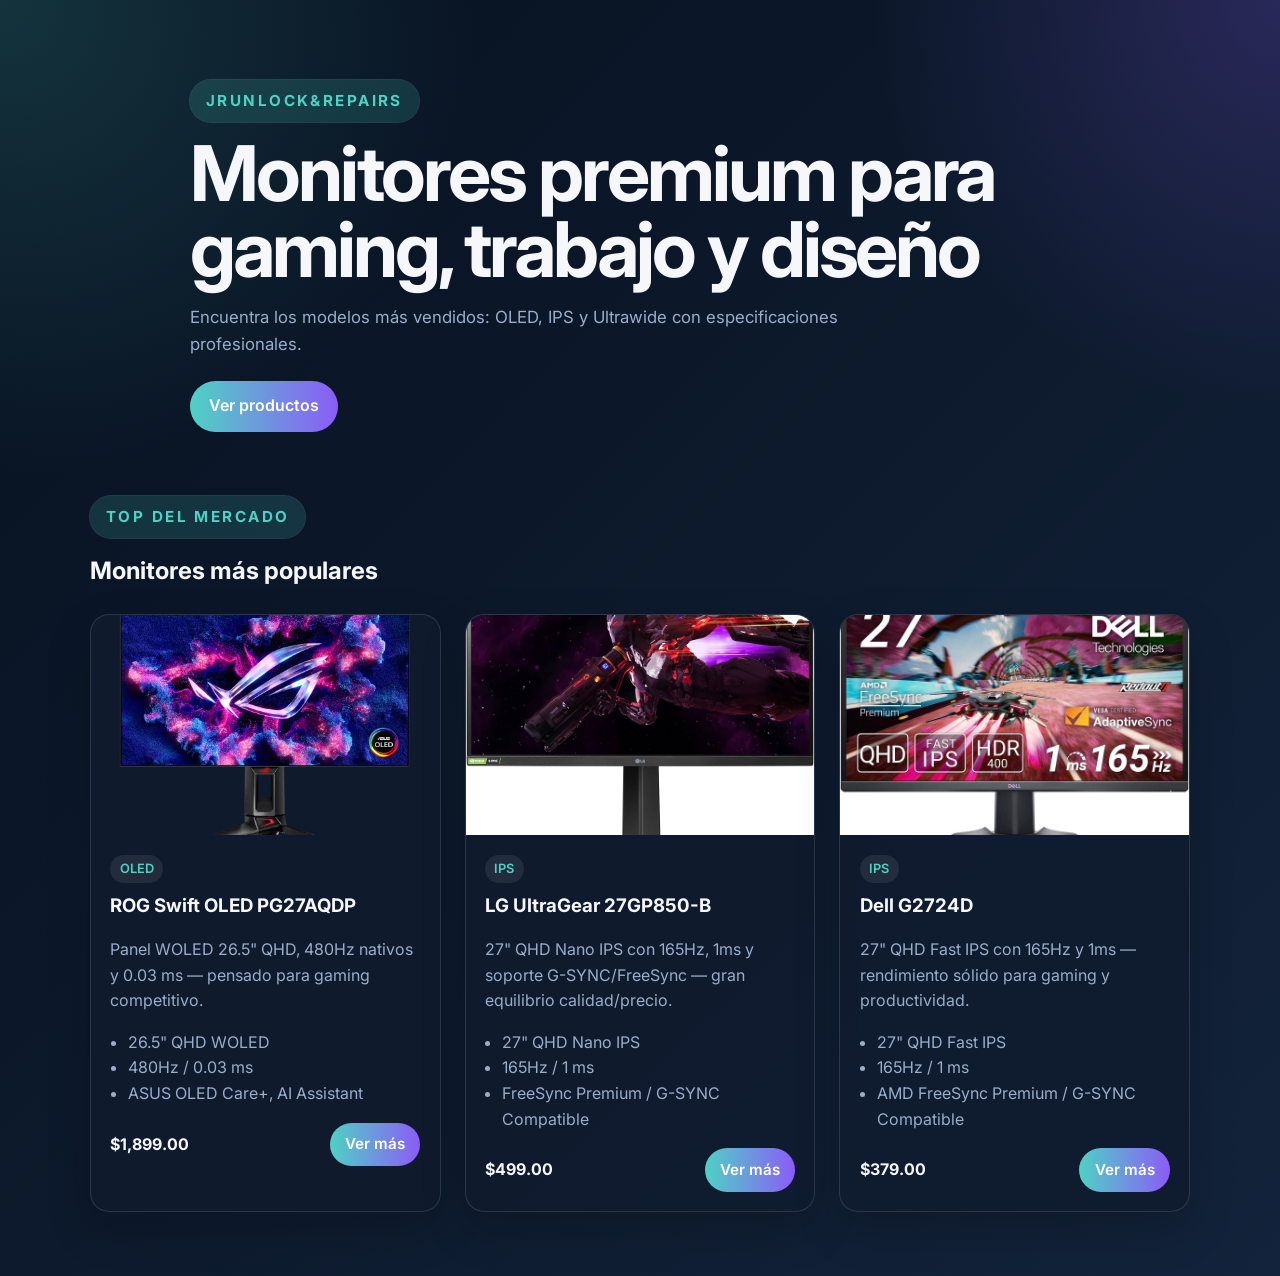
<file: index.html>
<!DOCTYPE html>
<html lang="es">
  <head>
    <meta charset="UTF-8" />
    <meta name="viewport" content="width=device-width, initial-scale=1.0" />
    <title>JRUNLOCK&REPAIRS | Catálogo de Monitores</title>
    <meta
      name="description"
      content="Catálogo de ventas de monitores OLED e IPS con características destacadas, imágenes y precios."
    />
    <link rel="preconnect" href="https://fonts.googleapis.com" />
    <link rel="preconnect" href="https://fonts.gstatic.com" crossorigin />
    <link
      href="https://fonts.googleapis.com/css2?family=Inter:wght@400;500;600;700&display=swap"
      rel="stylesheet"
    />
    <link rel="stylesheet" href="styles.css" />
  </head>
  <body>
    <header class="hero">
      <div class="hero__content">
        <p class="eyebrow">JRUNLOCK&REPAIRS</p>
        <h1>Monitores premium para gaming, trabajo y diseño</h1>
        <p class="hero__lead">Encuentra los modelos más vendidos: OLED, IPS y Ultrawide con especificaciones profesionales.</p>
        <a class="button" href="#productos">Ver productos</a>
      </div>
    </header>

    <main id="productos">
      <section class="section-title">
        <p class="eyebrow">Top del mercado</p>
        <h2>Monitores más populares</h2>
      </section>

      <section class="catalog">
        <article class="card">
          <a href="product-pages/rog-pg27aqdp.html" class="product-link">
            <img src="assets/monitor-1.jpg" alt="ROG Swift OLED PG27AQDP" />
          </a>
          <div class="card__body">
            <span class="tag">OLED</span>
            <h3><a class="product-link" href="product-pages/rog-pg27aqdp.html">ROG Swift OLED PG27AQDP</a></h3>
            <p>Panel WOLED 26.5" QHD, 480Hz nativos y 0.03 ms — pensado para gaming competitivo.</p>
            <ul>
              <li>26.5" QHD WOLED</li>
              <li>480Hz / 0.03 ms</li>
              <li>ASUS OLED Care+, AI Assistant</li>
            </ul>
            <div class="card__footer">
              <strong>$1,899.00</strong>
              <a href="product-pages/rog-pg27aqdp.html" class="button button--small">Ver más</a>
            </div>
          </div>
        </article>

        <article class="card">
          <a href="product-pages/lg-27gp850.html" class="product-link">
            <img src="assets/monitor-2.jpg" alt="LG UltraGear 27GP850-B" class="product-img--lg" />
          </a>
          <div class="card__body">
            <span class="tag">IPS</span>
            <h3><a class="product-link" href="product-pages/lg-27gp850.html">LG UltraGear 27GP850-B</a></h3>
            <p>27" QHD Nano IPS con 165Hz, 1ms y soporte G-SYNC/FreeSync — gran equilibrio calidad/precio.</p>
            <ul>
              <li>27" QHD Nano IPS</li>
              <li>165Hz / 1 ms</li>
              <li>FreeSync Premium / G-SYNC Compatible</li>
            </ul>
            <div class="card__footer">
              <strong>$499.00</strong>
              <a href="product-pages/lg-27gp850.html" class="button button--small">Ver más</a>
            </div>
          </div>
        </article>

        <article class="card">
          <a href="product-pages/dell-g2724d.html" class="product-link">
            <img src="assets/monitor-3.jpg" alt="Dell G2724D" />
          </a>
          <div class="card__body">
            <span class="tag">IPS</span>
            <h3><a class="product-link" href="product-pages/dell-g2724d.html">Dell G2724D</a></h3>
            <p>27" QHD Fast IPS con 165Hz y 1ms — rendimiento sólido para gaming y productividad.</p>
            <ul>
              <li>27" QHD Fast IPS</li>
              <li>165Hz / 1 ms</li>
              <li>AMD FreeSync Premium / G-SYNC Compatible</li>
            </ul>
            <div class="card__footer">
              <strong>$379.00</strong>
              <a href="product-pages/dell-g2724d.html" class="button button--small">Ver más</a>
            </div>
          </div>
        </article>
      </section>
    </main>
  </body>
</html>
</file>
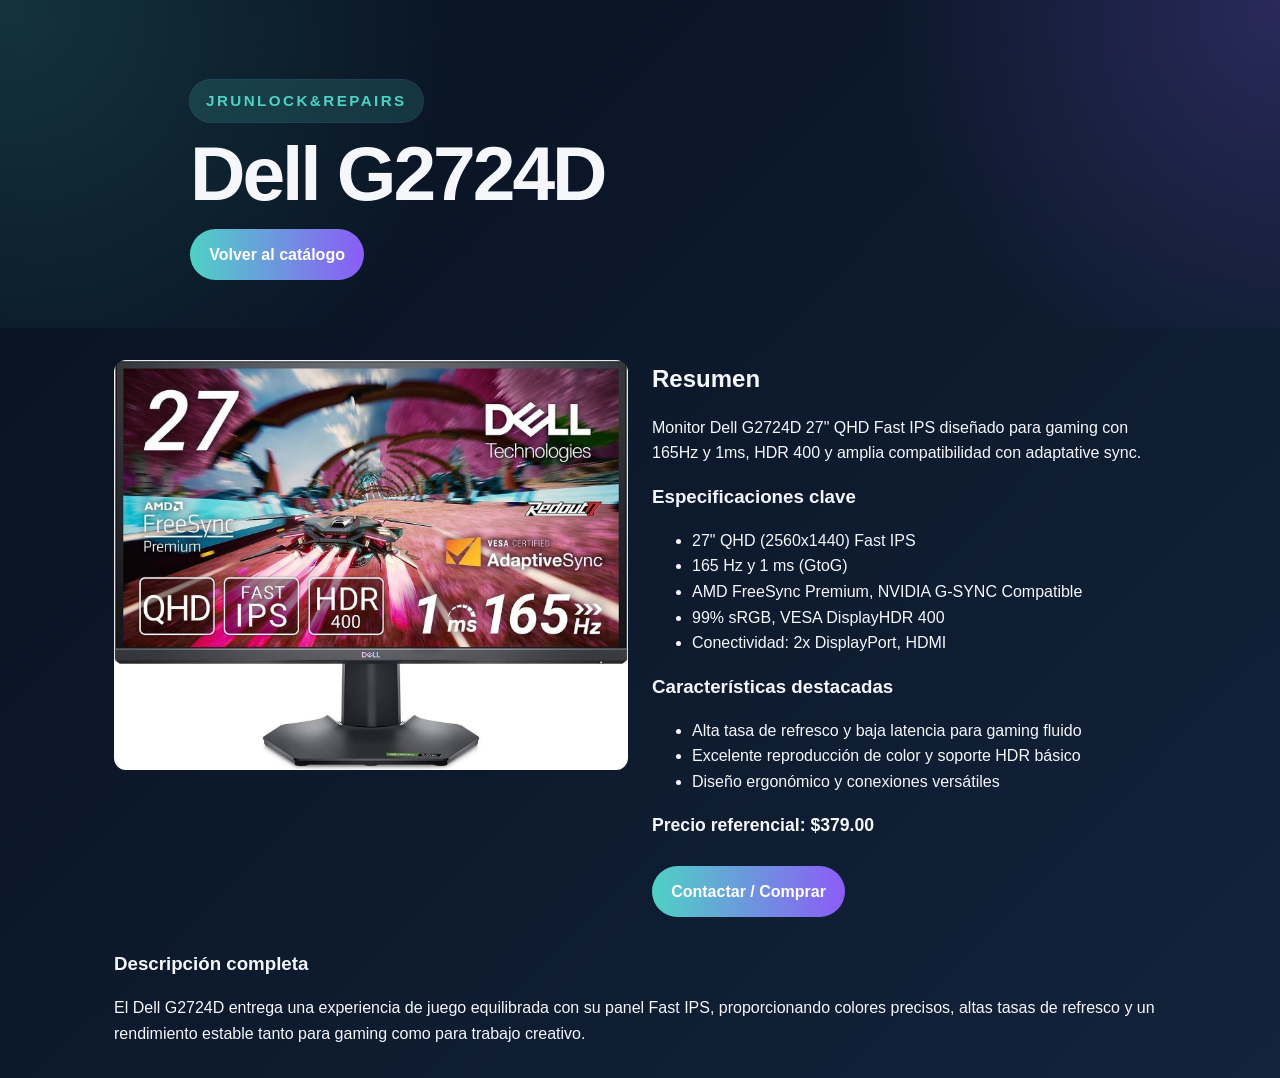
<file: product-pages/dell-g2724d.html>
<!DOCTYPE html>
<html lang="es">
  <head>
    <meta charset="utf-8" />
    <meta name="viewport" content="width=device-width,initial-scale=1" />
    <title>Dell G2724D — JRUNLOCK&REPAIRS</title>
    <link rel="stylesheet" href="../styles.css" />
  </head>
  <body>
    <header class="hero">
      <div class="hero__content">
        <p class="eyebrow">JRUNLOCK&REPAIRS</p>
        <h1>Dell G2724D</h1>
        <a class="button" href="../index.html">Volver al catálogo</a>
      </div>
    </header>

    <main style="max-width:1100px;margin:2rem auto;padding:0 1.5rem;">
      <section style="display:grid;grid-template-columns:1fr 1fr;gap:1.5rem;align-items:start;">
        <div>
          <img src="../assets/monitor-3.jpg" alt="Dell G2724D" style="width:100%;border-radius:12px;object-fit:contain;" />
        </div>
        <div>
          <h2>Resumen</h2>
          <p>
            Monitor Dell G2724D 27" QHD Fast IPS diseñado para gaming con 165Hz y 1ms, HDR 400 y amplia compatibilidad con adaptative sync.
          </p>

          <h3>Especificaciones clave</h3>
          <ul>
            <li>27" QHD (2560x1440) Fast IPS</li>
            <li>165 Hz y 1 ms (GtoG)</li>
            <li>AMD FreeSync Premium, NVIDIA G-SYNC Compatible</li>
            <li>99% sRGB, VESA DisplayHDR 400</li>
            <li>Conectividad: 2x DisplayPort, HDMI</li>
          </ul>

          <h3>Características destacadas</h3>
          <ul>
            <li>Alta tasa de refresco y baja latencia para gaming fluido</li>
            <li>Excelente reproducción de color y soporte HDR básico</li>
            <li>Diseño ergonómico y conexiones versátiles</li>
          </ul>

          <p style="font-weight:700;font-size:1.1rem;margin-top:1rem;">Precio referencial: $379.00</p>

          <a class="button" href="#" style="margin-top:0.6rem;display:inline-block;">Contactar / Comprar</a>
        </div>
      </section>

      <section style="margin-top:2rem;">
        <h3>Descripción completa</h3>
        <p>
          El Dell G2724D entrega una experiencia de juego equilibrada con su panel Fast IPS, proporcionando colores precisos, altas tasas de refresco y un rendimiento estable tanto para gaming como para trabajo creativo.
        </p>
      </section>

    </main>
  </body>
</html>
</file>
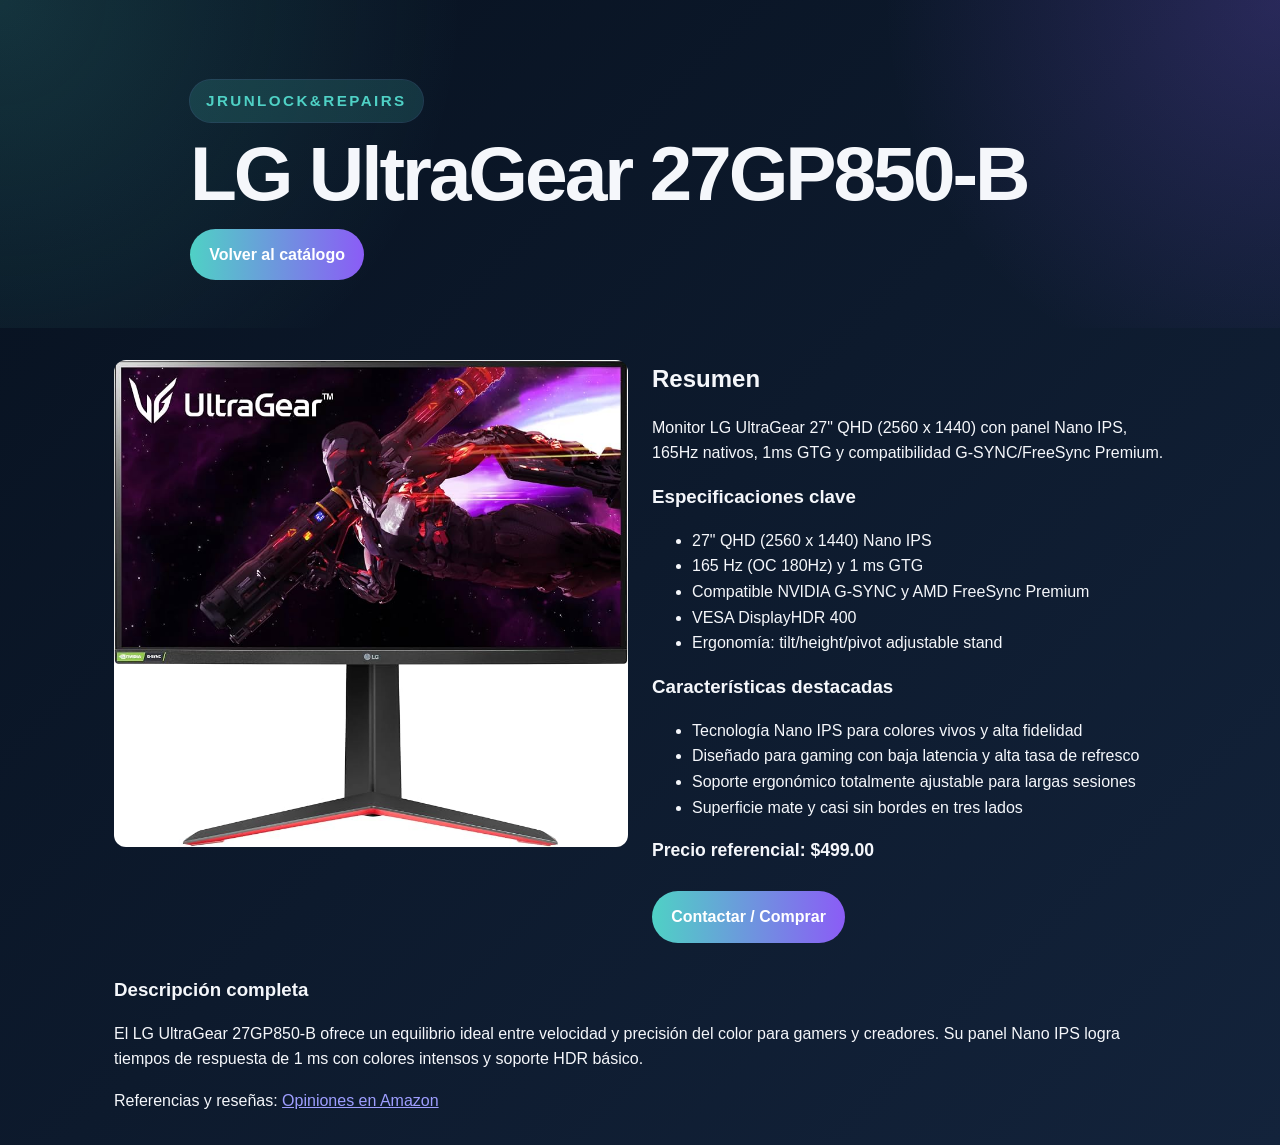
<file: product-pages/lg-27gp850.html>
<!DOCTYPE html>
<html lang="es">
  <head>
    <meta charset="utf-8" />
    <meta name="viewport" content="width=device-width,initial-scale=1" />
    <title>LG UltraGear 27GP850-B — JRUNLOCK&REPAIRS</title>
    <link rel="stylesheet" href="../styles.css" />
  </head>
  <body>
    <header class="hero">
      <div class="hero__content">
        <p class="eyebrow">JRUNLOCK&REPAIRS</p>
        <h1>LG UltraGear 27GP850-B</h1>
        <a class="button" href="../index.html">Volver al catálogo</a>
      </div>
    </header>

    <main style="max-width:1100px;margin:2rem auto;padding:0 1.5rem;">
      <section style="display:grid;grid-template-columns:1fr 1fr;gap:1.5rem;align-items:start;">
        <div>
          <img src="../assets/monitor-2.jpg" alt="LG UltraGear 27GP850-B" style="width:100%;border-radius:12px;object-fit:contain;" />
        </div>
        <div>
          <h2>Resumen</h2>
          <p>
            Monitor LG UltraGear 27" QHD (2560 x 1440) con panel Nano IPS, 165Hz nativos, 1ms GTG y compatibilidad G-SYNC/FreeSync Premium.
          </p>

          <h3>Especificaciones clave</h3>
          <ul>
            <li>27" QHD (2560 x 1440) Nano IPS</li>
            <li>165 Hz (OC 180Hz) y 1 ms GTG</li>
            <li>Compatible NVIDIA G-SYNC y AMD FreeSync Premium</li>
            <li>VESA DisplayHDR 400</li>
            <li>Ergonomía: tilt/height/pivot adjustable stand</li>
          </ul>

          <h3>Características destacadas</h3>
          <ul>
            <li>Tecnología Nano IPS para colores vivos y alta fidelidad</li>
            <li>Diseñado para gaming con baja latencia y alta tasa de refresco</li>
            <li>Soporte ergonómico totalmente ajustable para largas sesiones</li>
            <li>Superficie mate y casi sin bordes en tres lados</li>
          </ul>

          <p style="font-weight:700;font-size:1.1rem;margin-top:1rem;">Precio referencial: $499.00</p>

          <a class="button" href="#" style="margin-top:0.6rem;display:inline-block;">Contactar / Comprar</a>
        </div>
      </section>

      <section style="margin-top:2rem;">
        <h3>Descripción completa</h3>
        <p>
          El LG UltraGear 27GP850-B ofrece un equilibrio ideal entre velocidad y precisión del color para gamers y creadores. Su panel Nano IPS logra tiempos de respuesta de 1 ms con colores intensos y soporte HDR básico.
        </p>
        <p>
          Referencias y reseñas: <a href="https://www.amazon.com/LG-27GP850-B-Ultragear-Compatible-Adjustable/dp/B093MTSTKD?th=1" target="_blank" rel="noopener noreferrer">Opiniones en Amazon</a>
        </p>
      </section>

    </main>
  </body>
</html>
</file>
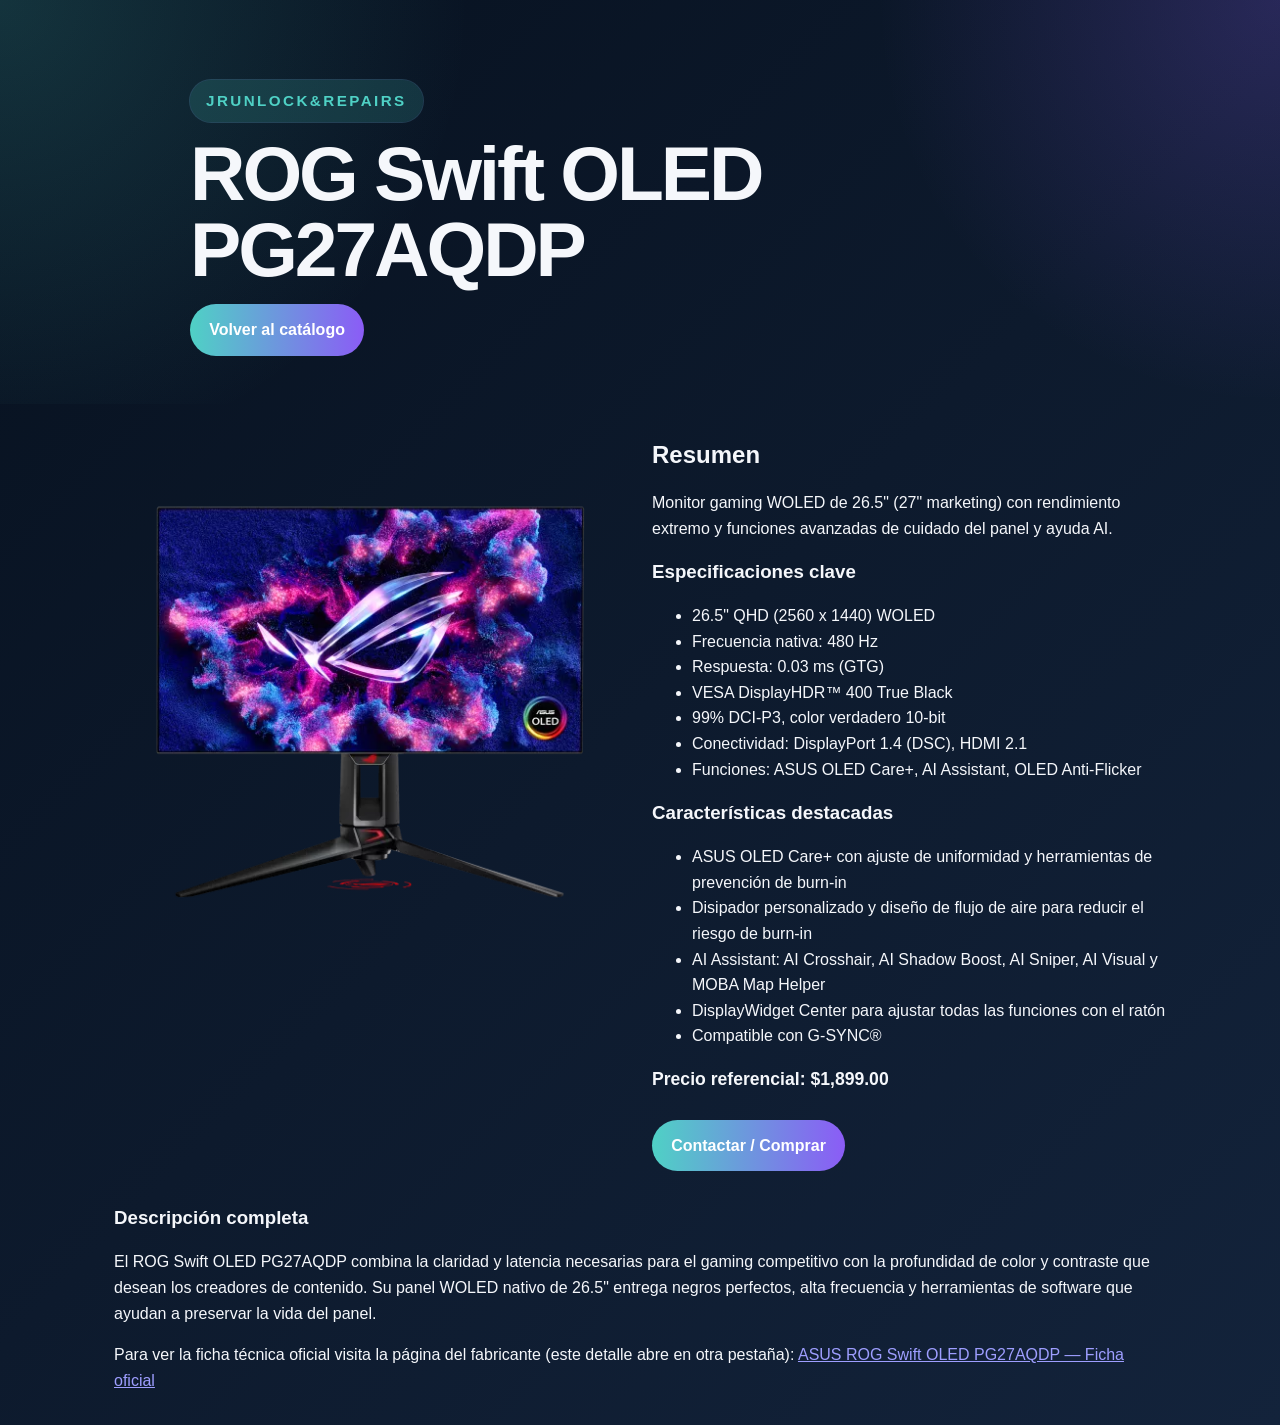
<file: product-pages/rog-pg27aqdp.html>
<!DOCTYPE html>
<html lang="es">
  <head>
    <meta charset="utf-8" />
    <meta name="viewport" content="width=device-width,initial-scale=1" />
    <title>ROG Swift OLED PG27AQDP — JRUNLOCK&REPAIRS</title>
    <link rel="stylesheet" href="../styles.css" />
  </head>
  <body>
    <header class="hero">
      <div class="hero__content">
        <p class="eyebrow">JRUNLOCK&REPAIRS</p>
        <h1>ROG Swift OLED PG27AQDP</h1>
        <a class="button" href="../index.html">Volver al catálogo</a>
      </div>
    </header>

    <main style="max-width:1100px;margin:2rem auto;padding:0 1.5rem;">
      <section style="display:grid;grid-template-columns:1fr 1fr;gap:1.5rem;align-items:start;">
        <div>
          <img src="../assets/monitor-1.jpg" alt="ROG Swift OLED PG27AQDP" style="width:100%;border-radius:12px;object-fit:contain;" />
        </div>
        <div>
          <h2>Resumen</h2>
          <p>
            Monitor gaming WOLED de 26.5" (27" marketing) con rendimiento extremo y funciones avanzadas de cuidado del panel y ayuda AI.
          </p>

          <h3>Especificaciones clave</h3>
          <ul>
            <li>26.5" QHD (2560 x 1440) WOLED</li>
            <li>Frecuencia nativa: 480 Hz</li>
            <li>Respuesta: 0.03 ms (GTG)</li>
            <li>VESA DisplayHDR™ 400 True Black</li>
            <li>99% DCI-P3, color verdadero 10-bit</li>
            <li>Conectividad: DisplayPort 1.4 (DSC), HDMI 2.1</li>
            <li>Funciones: ASUS OLED Care+, AI Assistant, OLED Anti-Flicker</li>
          </ul>

          <h3>Características destacadas</h3>
          <ul>
            <li>ASUS OLED Care+ con ajuste de uniformidad y herramientas de prevención de burn-in</li>
            <li>Disipador personalizado y diseño de flujo de aire para reducir el riesgo de burn-in</li>
            <li>AI Assistant: AI Crosshair, AI Shadow Boost, AI Sniper, AI Visual y MOBA Map Helper</li>
            <li>DisplayWidget Center para ajustar todas las funciones con el ratón</li>
            <li>Compatible con G-SYNC®</li>
          </ul>

          <p style="font-weight:700;font-size:1.1rem;margin-top:1rem;">Precio referencial: $1,899.00</p>

          <a class="button" href="#" style="margin-top:0.6rem;display:inline-block;">Contactar / Comprar</a>
        </div>
      </section>

      <section style="margin-top:2rem;">
        <h3>Descripción completa</h3>
        <p>
          El ROG Swift OLED PG27AQDP combina la claridad y latencia necesarias para el gaming competitivo con la profundidad de color y contraste que desean los creadores de contenido. Su panel WOLED nativo de 26.5" entrega negros perfectos, alta frecuencia y herramientas de software que ayudan a preservar la vida del panel.
        </p>
        <p>
          Para ver la ficha técnica oficial visita la página del fabricante (este detalle abre en otra pestaña):
          <a href="https://rog.asus.com/us/monitors/27-to-31-5-inches/rog-swift-oled-pg27aqdp/" target="_blank" rel="noopener noreferrer">ASUS ROG Swift OLED PG27AQDP — Ficha oficial</a>
        </p>
      </section>

    </main>
  </body>
</html>
</file>
<file: styles.css>
:root {
  color-scheme: dark;
  --bg: #07111f;
  --bg-soft: #101b2e;
  --text: #f5f7fb;
  --muted: #9aadca;
  --accent: #4fd1c5;
  --accent-2: #8b5cf6;
  --border: rgba(255, 255, 255, 0.12);
}

* {
  box-sizing: border-box;
}

body {
  margin: 0;
  font-family: 'Inter', sans-serif;
  color: var(--text);
  background: linear-gradient(135deg, var(--bg), #13233b);
  line-height: 1.6;
}

img {
  display: block;
  width: 100%;
}

.hero {
  padding: 5rem 1.5rem 3rem;
  background: radial-gradient(circle at top left, rgba(79, 209, 197, 0.18), transparent 35%),
    radial-gradient(circle at top right, rgba(139, 92, 246, 0.22), transparent 30%);
}

.hero__content {
  max-width: 900px;
  margin: 0 auto;
}

.eyebrow {
  display: inline-block;
  margin: 0 0 0.9rem;
  padding: 0.55rem 1rem;
  border-radius: 999px;
  background: rgba(79, 209, 197, 0.16);
  color: var(--accent);
  font-size: 0.95rem;
  font-weight: 700;
  letter-spacing: 0.16em;
  text-transform: uppercase;
  box-shadow: 0 0 0 1px rgba(125, 211, 252, 0.2);
}

h1,
h2,
h3 {
  margin: 0 0 0.8rem;
}

h1 {
  font-size: clamp(2.8rem, 6vw, 5.2rem);
  line-height: 0.98;
  letter-spacing: -0.04em;
  margin-bottom: 1.1rem;
  max-width: 900px;
}

.highlight {
  color: #7dd3fc;
  text-shadow: 0 0 20px rgba(125, 211, 252, 0.35);
}

.hero__lead {
  max-width: 700px;
  font-size: 1.05rem;
  color: var(--muted);
  margin-bottom: 1.4rem;
}

/* Keep product links visually consistent */
.product-link {
  color: inherit;
  text-decoration: none;
}
.product-link img {
  transition: transform 0.18s ease;
}
.product-link:hover img {
  transform: translateY(-6px) scale(1.01);
}

.button {
  display: inline-block;
  padding: 0.8rem 1.2rem;
  border-radius: 999px;
  background: linear-gradient(90deg, var(--accent), var(--accent-2));
  color: white;
  text-decoration: none;
  font-weight: 600;
  transition: transform 0.2s ease;
}

.button:hover {
  transform: translateY(-2px);
}

.button--small {
  padding: 0.6rem 0.95rem;
  font-size: 0.95rem;
}

main {
  padding: 0 1.5rem 4rem;
}

.section-title {
  max-width: 1100px;
  margin: 1rem auto 1.5rem;
}

.catalog {
  max-width: 1100px;
  margin: 0 auto;
  display: grid;
  grid-template-columns: repeat(auto-fit, minmax(260px, 1fr));
  gap: 1.5rem;
}

.card {
  background: rgba(16, 27, 46, 0.9);
  border: 1px solid var(--border);
  border-radius: 1.2rem;
  overflow: hidden;
  box-shadow: 0 18px 45px rgba(0, 0, 0, 0.2);
}

.card img {
  height: 220px;
  object-fit: cover;
}

/* Smaller image specifically for LG card */
.product-img--lg {
  height: 160px;
  object-fit: contain;
}

@media (max-width: 640px) {
  .product-img--lg {
    height: 130px;
  }
}

.card__body {
  padding: 1.2rem;
}

.tag {
  display: inline-block;
  margin-bottom: 0.5rem;
  padding: 0.25rem 0.6rem;
  border-radius: 999px;
  background: rgba(255, 255, 255, 0.08);
  color: var(--accent);
  font-size: 0.8rem;
  font-weight: 600;
}

.card p,
.card li {
  color: var(--muted);
}

.card ul {
  padding-left: 1.1rem;
  margin: 0.8rem 0 1rem;
}

.card__footer {
  display: flex;
  align-items: center;
  justify-content: space-between;
  gap: 1rem;
}

@media (max-width: 640px) {
  .hero {
    padding-top: 3.5rem;
  }

  .card__footer {
    flex-direction: column;
    align-items: flex-start;
  }
}
</file>
